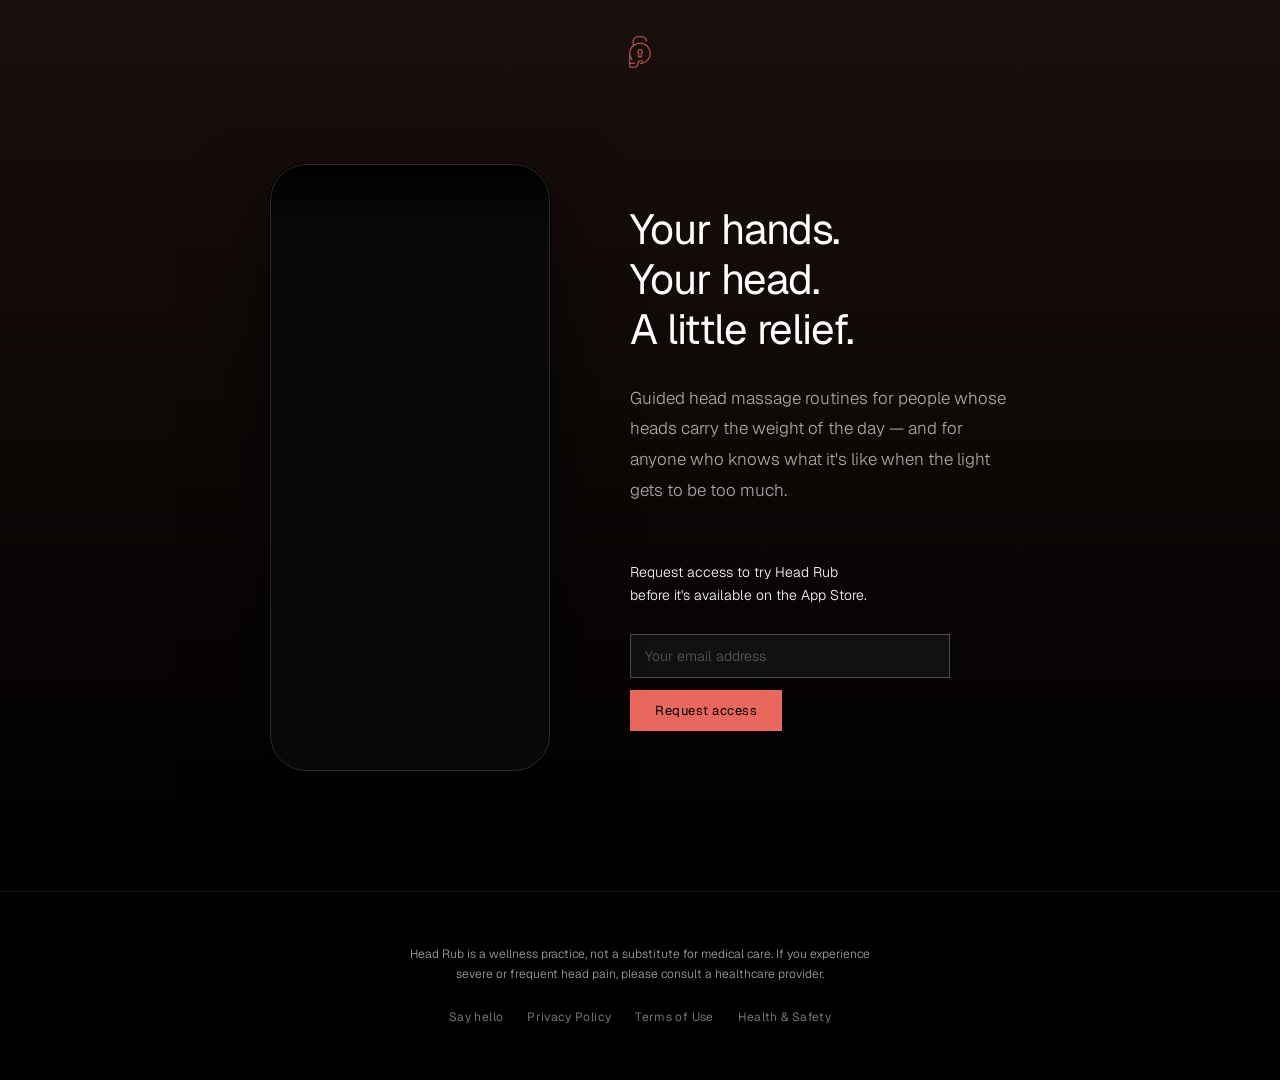
<file: index.html>
<!DOCTYPE html>
<html lang="en">
<head>
  <meta charset="UTF-8">
  <meta name="viewport" content="width=device-width, initial-scale=1.0">
  <meta name="description" content="Guided head massage routines for people whose heads carry the weight of the day.">
  <meta name="theme-color" content="#000000">
  <title>Head Rub — Guided head massage routines</title>

  <!-- Open Graph -->
  <meta property="og:type" content="website">
  <meta property="og:url" content="https://headrub.app/">
  <meta property="og:title" content="Head Rub — Guided head massage routines">
  <meta property="og:description" content="Guided head massage routines for people whose heads carry the weight of the day — and for anyone who knows what it's like when the light gets to be too much.">
  <meta property="og:image" content="https://headrub.app/assets/head%20rub%20opengraph%20share.png">
  <meta property="og:image:alt" content="Head Rub app — guided head massage routines">
  <meta property="og:site_name" content="Head Rub">

  <!-- Twitter Card -->
  <meta name="twitter:card" content="summary_large_image">
  <meta name="twitter:title" content="Head Rub — Guided head massage routines">
  <meta name="twitter:description" content="Guided head massage routines for people whose heads carry the weight of the day — and for anyone who knows what it's like when the light gets to be too much.">
  <meta name="twitter:image" content="https://headrub.app/assets/head%20rub%20opengraph%20share.png">
  <meta name="twitter:image:alt" content="Head Rub app — guided head massage routines">
  <link rel="apple-touch-icon" href="assets/head%20rub%20webclip%20icon.png">
  <link rel="stylesheet" href="style.css">
  <link rel="icon" href="assets/favicon.svg" type="image/svg+xml">
</head>
<body>

  <header class="site-header">
    <a href="/" class="logo-link" aria-label="Head Rub">
      <img src="assets/logo.svg" alt="Head Rub" class="logo">
    </a>
  </header>

  <main>
    <section class="hero">

      <!-- Phone device frame -->
      <div class="phone-frame">
        <video
          src="assets/screen-recording-V1-03-26-2026.mp4"
          autoplay
          loop
          muted
          playsinline
          preload="auto"
          aria-label="Head Rub app demo"
        ></video>
      </div>

      <!-- Hero text -->
      <div class="hero-text">
        <h1 class="hero-headline">Your hands.<br>Your head.<br>A little relief.</h1>
        <p class="hero-subhead">
          Guided head massage routines for people whose heads carry the weight of the day — and for anyone who knows what it's like when the light gets to be too much.
        </p>
        <a class="appstore-link appstore-link--disabled" aria-hidden="true" tabindex="-1" style="display:none">
          <img src="assets/appstore-badge.svg" alt="Download on the App Store" class="appstore-badge">
        </a>

        <!-- Early access -->
        <div class="early-access">
          <p class="early-access-subhead">Request access to try Head Rub<br>before it's available on the App Store.</p>

          <form class="waitlist-form" id="waitlist-form" novalidate>
            <input
              type="email"
              id="waitlist-email"
              class="waitlist-input"
              placeholder="Your email address"
              autocomplete="email"
              required
            >
            <p class="waitlist-error" id="waitlist-error" hidden></p>
            <button type="submit" class="waitlist-button" id="waitlist-button">Request access</button>
          </form>

          <p class="waitlist-success" id="waitlist-success" hidden>Request received. We'll be in touch.</p>
        </div>
      </div>

    </section>


  </main>

  <footer class="site-footer">
    <p class="footer-disclaimer">Head Rub is a wellness practice, not a substitute for medical care. If you experience severe or frequent head pain, please consult a healthcare provider.</p>
    <nav class="footer-links" aria-label="Footer">
      <a href="mailto:hello@headrub.app">Say hello</a>
      <a href="/privacy">Privacy Policy</a>
      <a href="/terms">Terms of Use</a>
      <a href="/health">Health &amp; Safety</a>
    </nav>
  </footer>


  <script>
    (function () {
      // <!-- SUPABASE_URL: https://patqmwdcosxgrbskvdpu.supabase.co -->
      // <!-- SUPABASE_ANON_KEY: sb_publishable_9kXZ8K9CwJonkvNTWBsdfg_lIaEBnUW -->
      var SUPABASE_URL = 'https://patqmwdcosxgrbskvdpu.supabase.co';
      var SUPABASE_KEY = 'sb_publishable_9kXZ8K9CwJonkvNTWBsdfg_lIaEBnUW';

      var form    = document.getElementById('waitlist-form');
      var input   = document.getElementById('waitlist-email');
      var button  = document.getElementById('waitlist-button');
      var errorEl = document.getElementById('waitlist-error');
      var success = document.getElementById('waitlist-success');

      function showError(msg) {
        errorEl.textContent = msg;
        errorEl.hidden = false;
        button.disabled = false;
        button.textContent = 'Request access';
      }

      function clearError() {
        errorEl.hidden = true;
        errorEl.textContent = '';
      }

      form.addEventListener('submit', function (e) {
        e.preventDefault();
        clearError();

        var email = input.value.trim();
        var emailPattern = /^[^\s@]+@[^\s@]+\.[^\s@]+$/;
        if (!emailPattern.test(email)) {
          showError('Please enter a valid email address.');
          return;
        }

        button.disabled = true;
        button.textContent = 'Sending\u2026';

        fetch(SUPABASE_URL + '/rest/v1/waitlist', {
          method: 'POST',
          headers: {
            'Content-Type': 'application/json',
            'apikey': SUPABASE_KEY,
            'Prefer': 'return=minimal'
          },
          body: JSON.stringify({ email: email })
        })
        .then(function (res) {
          if (res.ok) {
            form.hidden = true;
            success.hidden = false;
            return;
          }
          return res.json().then(function (data) {
            if (data && data.code === '23505') {
              showError('You\u2019ve already requested access.');
            } else {
              showError('Something went wrong. Try again.');
            }
          });
        })
        .catch(function () {
          showError('Something went wrong. Try again.');
        });
      });
    })();
  </script>

</body>
</html>
</file>
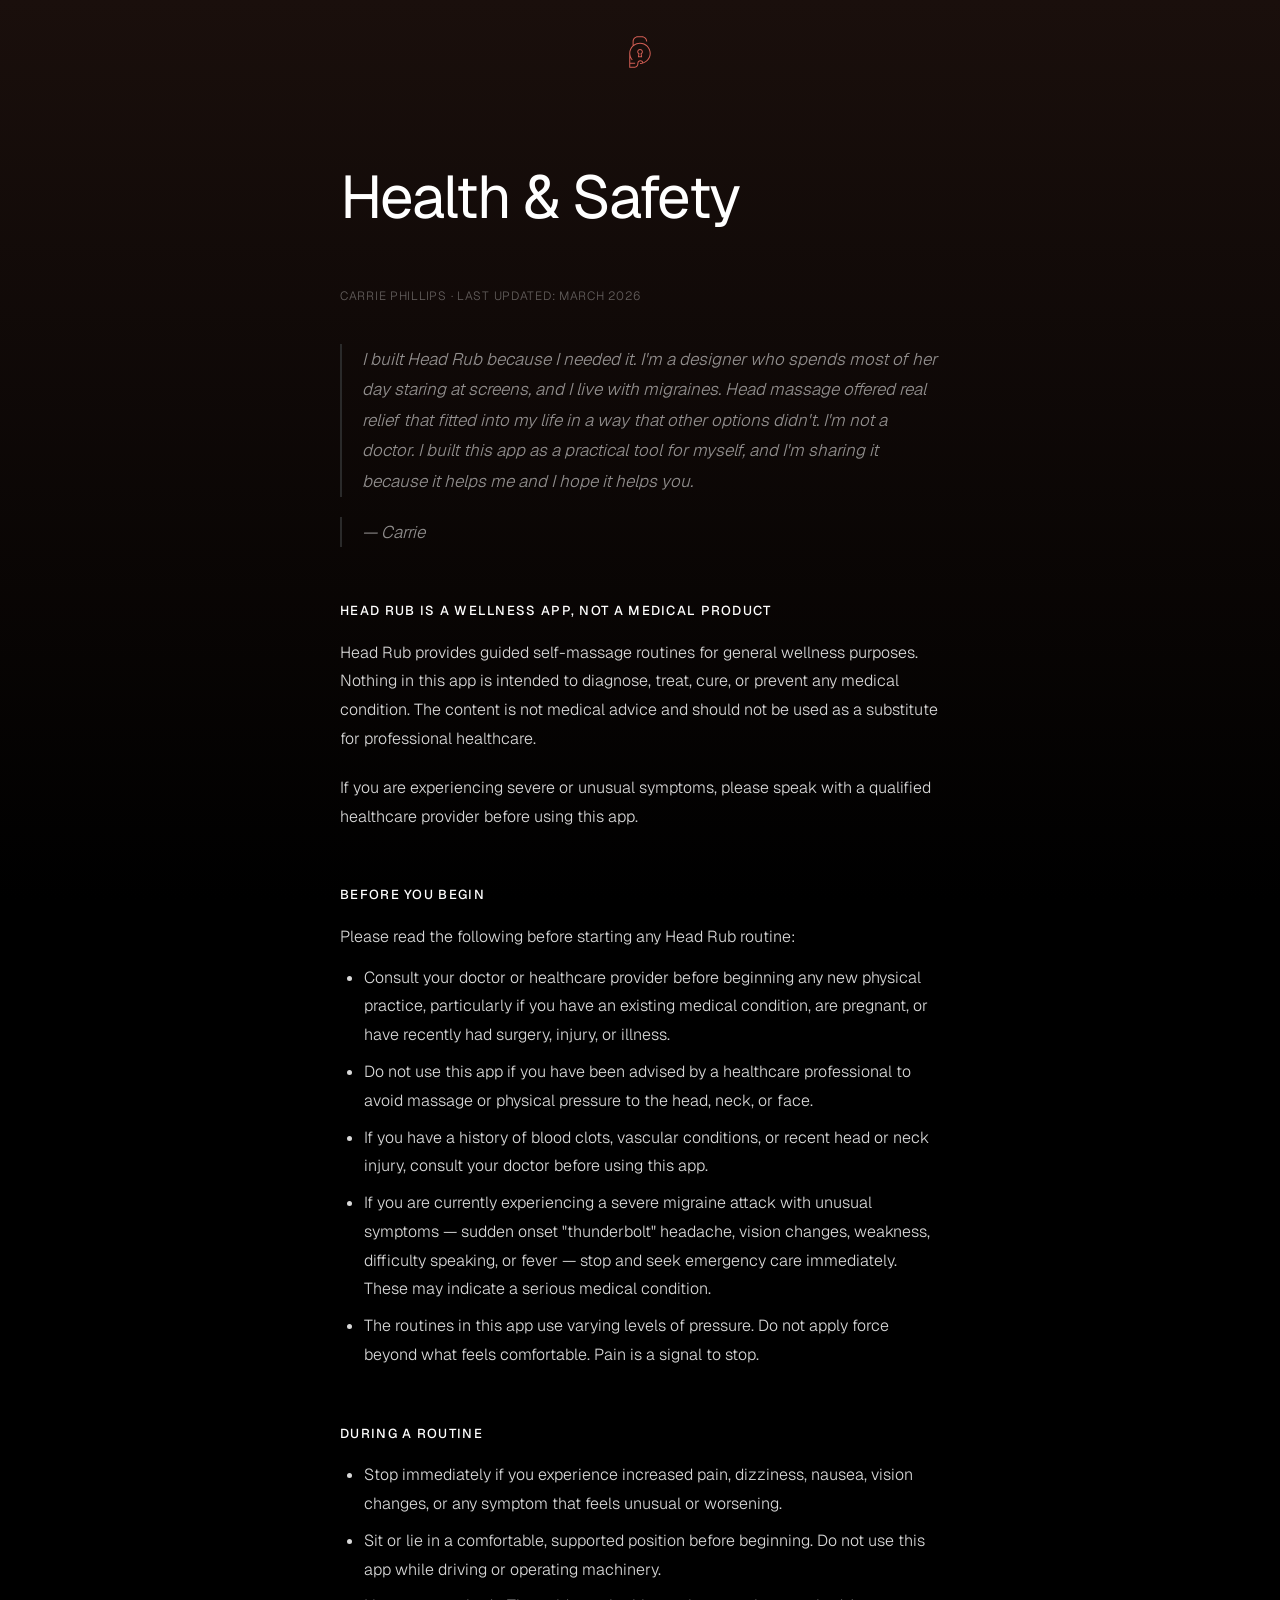
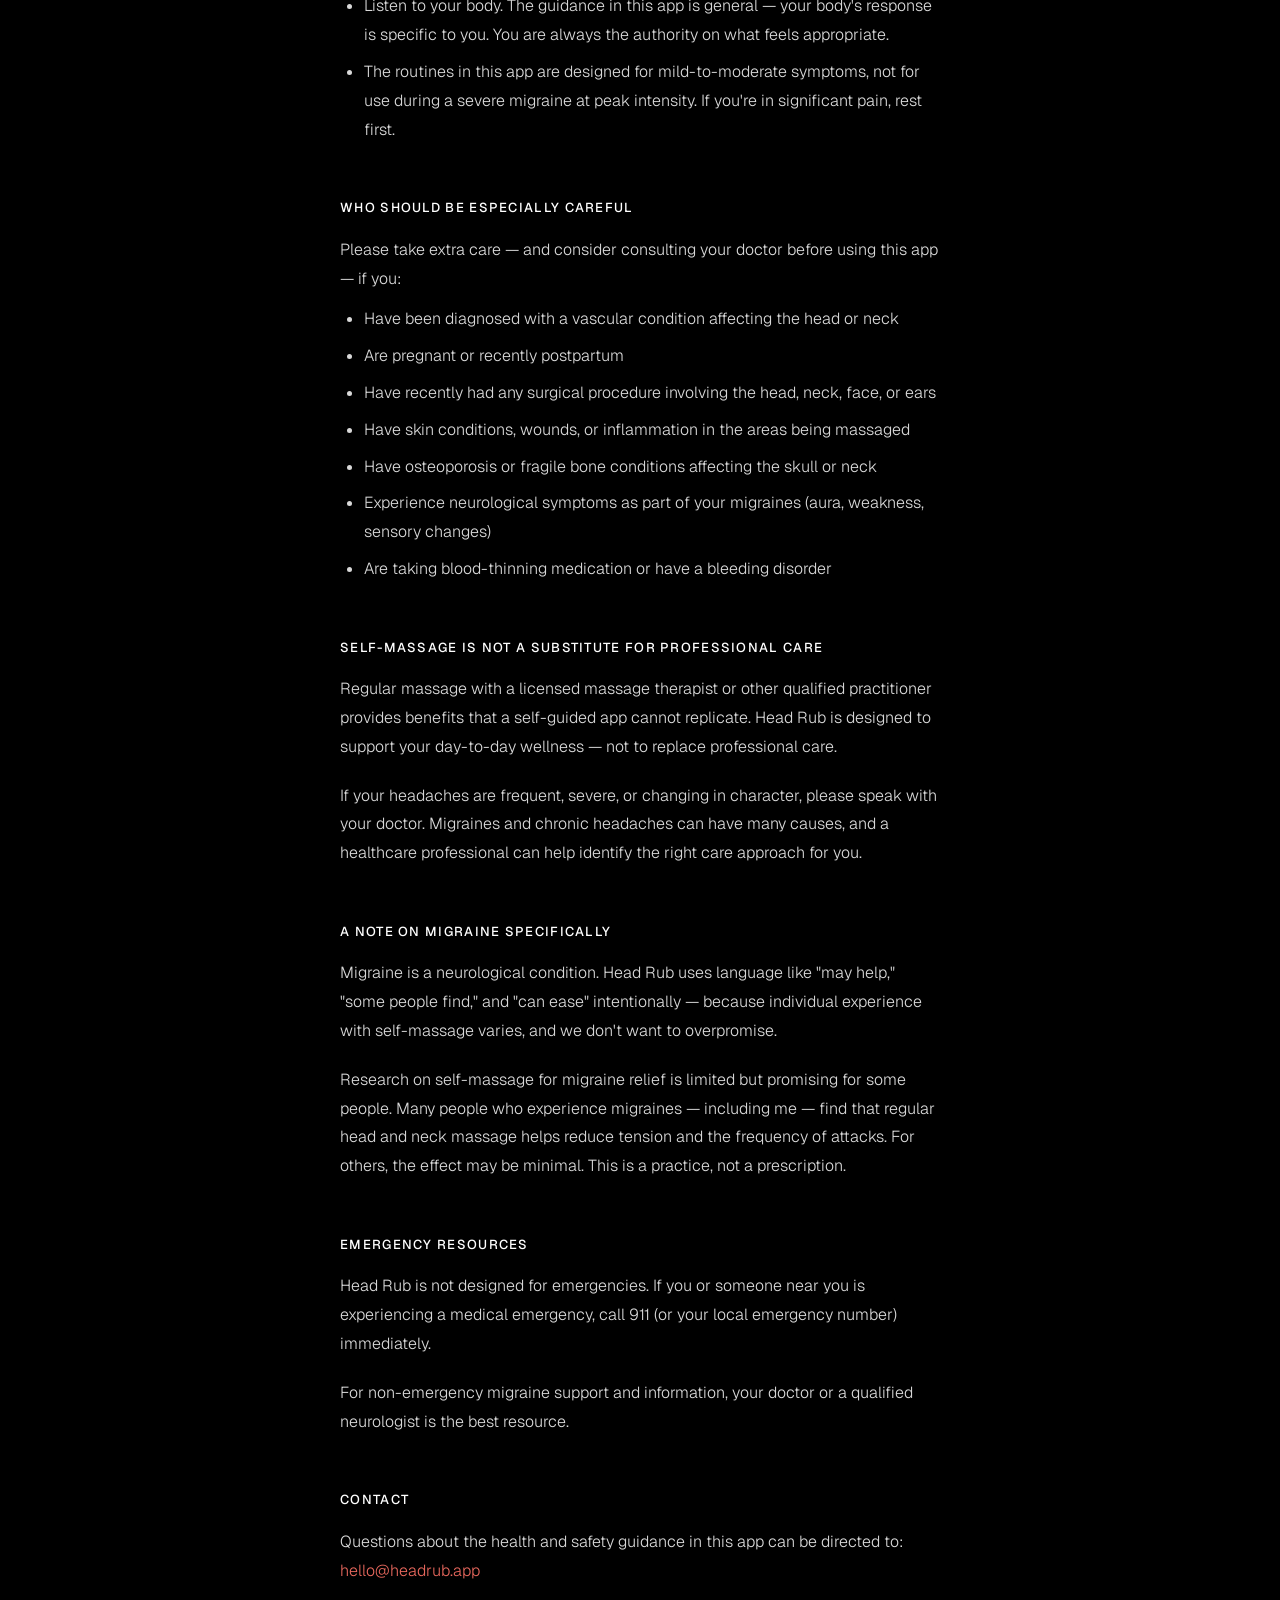
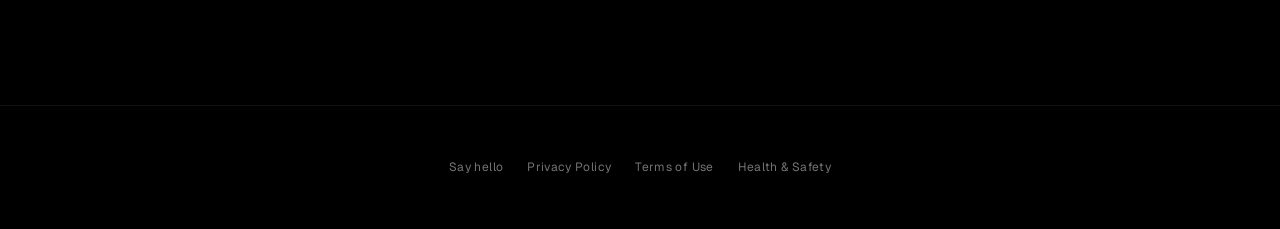
<file: health.html>
<!DOCTYPE html>
<html lang="en">
<head>
  <meta charset="UTF-8">
  <meta name="viewport" content="width=device-width, initial-scale=1.0">
  <meta name="description" content="Head Rub health and safety information.">
  <meta name="theme-color" content="#000000">
  <title>Health &amp; Safety — Head Rub</title>
  <link rel="stylesheet" href="style.css">
  <link rel="icon" href="assets/favicon.svg" type="image/svg+xml">
</head>
<body>

  <header class="site-header">
    <a href="/" class="logo-link" aria-label="Head Rub — home">
      <img src="assets/logo.svg" alt="Head Rub" class="logo">
    </a>
  </header>

  <main>
    <div class="legal-title">
      <h1>Health &amp; Safety</h1>
    </div>

    <div class="legal-content">

      <p class="legal-meta">Carrie Phillips · Last Updated: March 2026</p>

      <p class="legal-intro"><em>I built Head Rub because I needed it. I'm a designer who spends most of her day staring at screens, and I live with migraines. Head massage offered real relief that fitted into my life in a way that other options didn't. I'm not a doctor. I built this app as a practical tool for myself, and I'm sharing it because it helps me and I hope it helps you.</em></p>
      <p class="legal-intro legal-intro--attr"><em>— Carrie</em></p>

      <h2>Head Rub Is a Wellness App, Not a Medical Product</h2>
      <p>Head Rub provides guided self-massage routines for general wellness purposes. Nothing in this app is intended to diagnose, treat, cure, or prevent any medical condition. The content is not medical advice and should not be used as a substitute for professional healthcare.</p>
      <p>If you are experiencing severe or unusual symptoms, please speak with a qualified healthcare provider before using this app.</p>

      <h2>Before You Begin</h2>
      <p>Please read the following before starting any Head Rub routine:</p>
      <ul>
        <li>Consult your doctor or healthcare provider before beginning any new physical practice, particularly if you have an existing medical condition, are pregnant, or have recently had surgery, injury, or illness.</li>
        <li>Do not use this app if you have been advised by a healthcare professional to avoid massage or physical pressure to the head, neck, or face.</li>
        <li>If you have a history of blood clots, vascular conditions, or recent head or neck injury, consult your doctor before using this app.</li>
        <li>If you are currently experiencing a severe migraine attack with unusual symptoms — sudden onset "thunderbolt" headache, vision changes, weakness, difficulty speaking, or fever — stop and seek emergency care immediately. These may indicate a serious medical condition.</li>
        <li>The routines in this app use varying levels of pressure. Do not apply force beyond what feels comfortable. Pain is a signal to stop.</li>
      </ul>

      <h2>During a Routine</h2>
      <ul>
        <li>Stop immediately if you experience increased pain, dizziness, nausea, vision changes, or any symptom that feels unusual or worsening.</li>
        <li>Sit or lie in a comfortable, supported position before beginning. Do not use this app while driving or operating machinery.</li>
        <li>Listen to your body. The guidance in this app is general — your body's response is specific to you. You are always the authority on what feels appropriate.</li>
        <li>The routines in this app are designed for mild-to-moderate symptoms, not for use during a severe migraine at peak intensity. If you're in significant pain, rest first.</li>
      </ul>

      <h2>Who Should Be Especially Careful</h2>
      <p>Please take extra care — and consider consulting your doctor before using this app — if you:</p>
      <ul>
        <li>Have been diagnosed with a vascular condition affecting the head or neck</li>
        <li>Are pregnant or recently postpartum</li>
        <li>Have recently had any surgical procedure involving the head, neck, face, or ears</li>
        <li>Have skin conditions, wounds, or inflammation in the areas being massaged</li>
        <li>Have osteoporosis or fragile bone conditions affecting the skull or neck</li>
        <li>Experience neurological symptoms as part of your migraines (aura, weakness, sensory changes)</li>
        <li>Are taking blood-thinning medication or have a bleeding disorder</li>
      </ul>

      <h2>Self-Massage Is Not a Substitute for Professional Care</h2>
      <p>Regular massage with a licensed massage therapist or other qualified practitioner provides benefits that a self-guided app cannot replicate. Head Rub is designed to support your day-to-day wellness — not to replace professional care.</p>
      <p>If your headaches are frequent, severe, or changing in character, please speak with your doctor. Migraines and chronic headaches can have many causes, and a healthcare professional can help identify the right care approach for you.</p>

      <h2>A Note on Migraine Specifically</h2>
      <p>Migraine is a neurological condition. Head Rub uses language like "may help," "some people find," and "can ease" intentionally — because individual experience with self-massage varies, and we don't want to overpromise.</p>
      <p>Research on self-massage for migraine relief is limited but promising for some people. Many people who experience migraines — including me — find that regular head and neck massage helps reduce tension and the frequency of attacks. For others, the effect may be minimal. This is a practice, not a prescription.</p>

      <h2>Emergency Resources</h2>
      <p>Head Rub is not designed for emergencies. If you or someone near you is experiencing a medical emergency, call 911 (or your local emergency number) immediately.</p>
      <p>For non-emergency migraine support and information, your doctor or a qualified neurologist is the best resource.</p>

      <h2>Contact</h2>
      <p>Questions about the health and safety guidance in this app can be directed to: <a href="mailto:hello@headrub.app">hello@headrub.app</a></p>

    </div>
  </main>

  <footer class="site-footer">
    <nav class="footer-links" aria-label="Footer">
      <a href="mailto:hey@carrieflips.com">Say hello</a>
      <a href="/privacy">Privacy Policy</a>
      <a href="/terms">Terms of Use</a>
      <a href="/health">Health &amp; Safety</a>
    </nav>
  </footer>

</body>
</html>
</file>
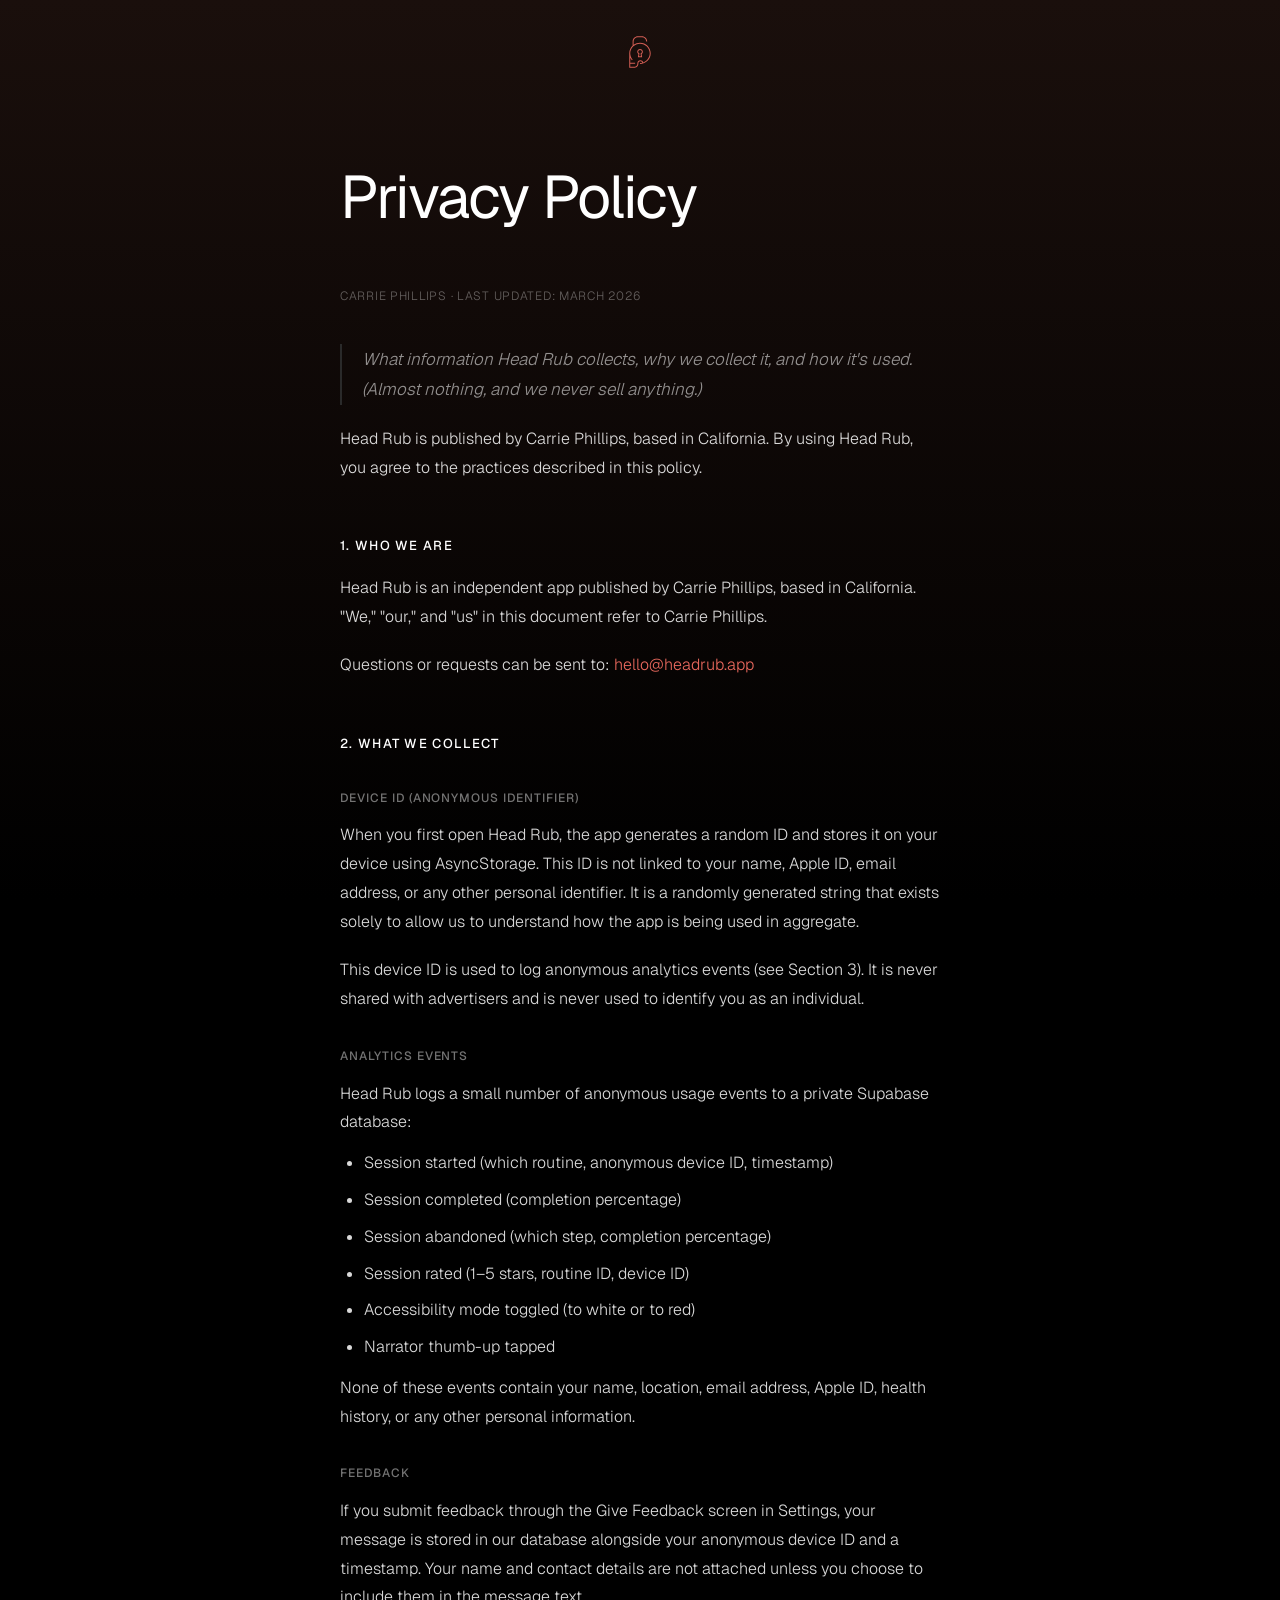
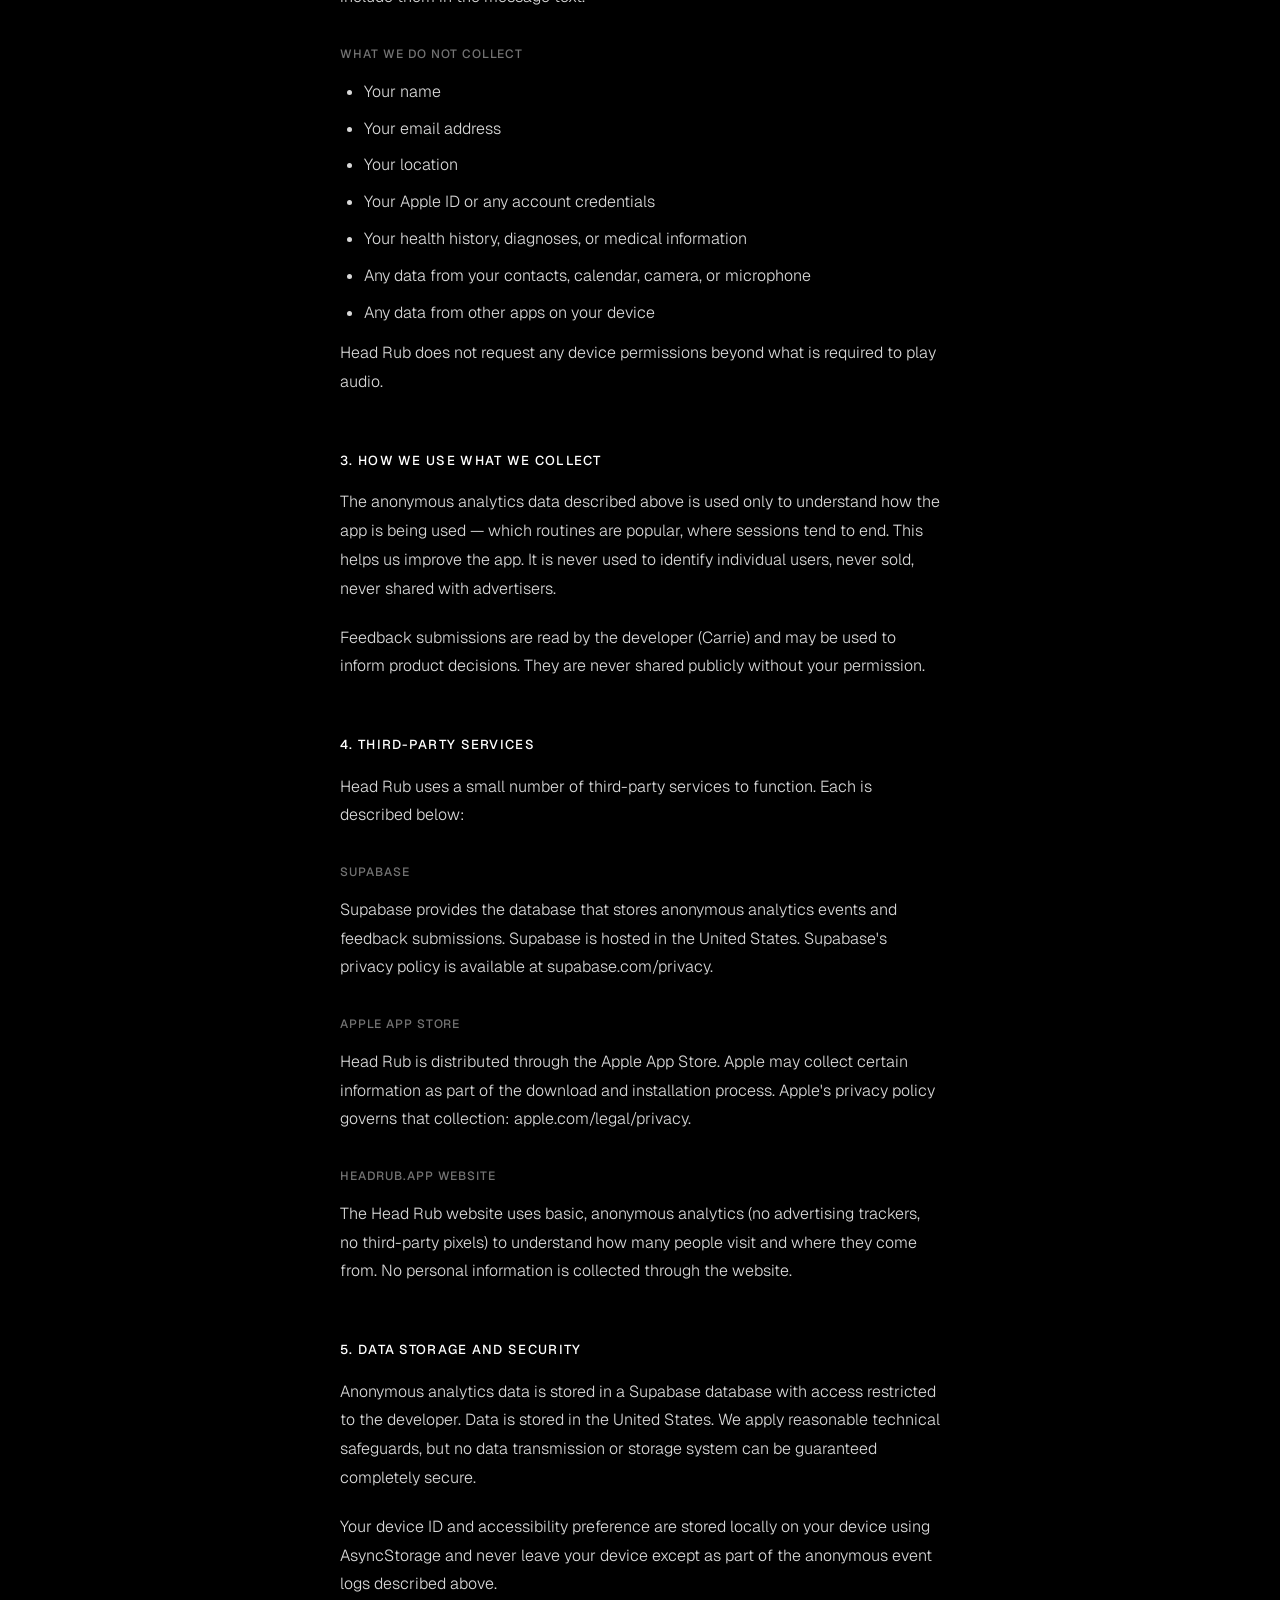
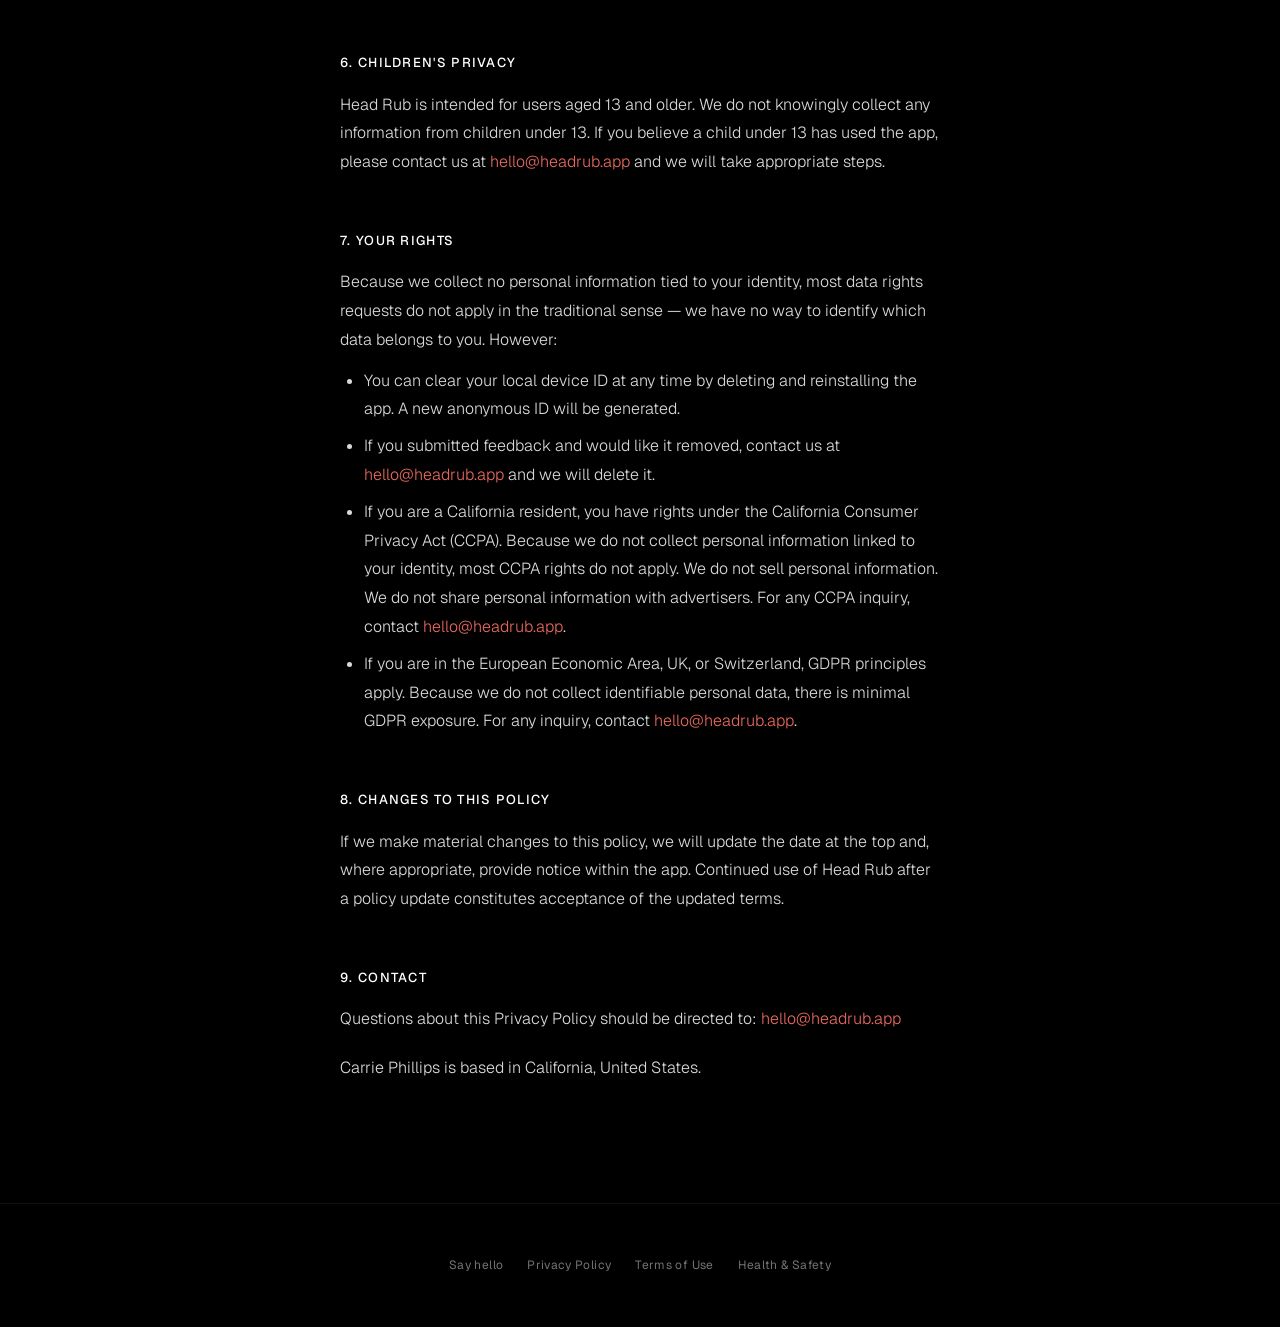
<file: privacy.html>
<!DOCTYPE html>
<html lang="en">
<head>
  <meta charset="UTF-8">
  <meta name="viewport" content="width=device-width, initial-scale=1.0">
  <meta name="description" content="Head Rub privacy policy.">
  <meta name="theme-color" content="#000000">
  <title>Privacy Policy — Head Rub</title>
  <link rel="stylesheet" href="style.css">
  <link rel="icon" href="assets/favicon.svg" type="image/svg+xml">
</head>
<body>

  <header class="site-header">
    <a href="/" class="logo-link" aria-label="Head Rub — home">
      <img src="assets/logo.svg" alt="Head Rub" class="logo">
    </a>
  </header>

  <main>
    <div class="legal-title">
      <h1>Privacy Policy</h1>
    </div>

    <div class="legal-content">

      <p class="legal-meta">Carrie Phillips · Last Updated: March 2026</p>

      <p class="legal-intro">What information Head Rub collects, why we collect it, and how it's used. (Almost nothing, and we never sell anything.)</p>

      <p>Head Rub is published by Carrie Phillips, based in California. By using Head Rub, you agree to the practices described in this policy.</p>

      <h2>1. Who We Are</h2>
      <p>Head Rub is an independent app published by Carrie Phillips, based in California. "We," "our," and "us" in this document refer to Carrie Phillips.</p>
      <p>Questions or requests can be sent to: <a href="mailto:hello@headrub.app">hello@headrub.app</a></p>

      <h2>2. What We Collect</h2>

      <h3>Device ID (anonymous identifier)</h3>
      <p>When you first open Head Rub, the app generates a random ID and stores it on your device using AsyncStorage. This ID is not linked to your name, Apple ID, email address, or any other personal identifier. It is a randomly generated string that exists solely to allow us to understand how the app is being used in aggregate.</p>
      <p>This device ID is used to log anonymous analytics events (see Section 3). It is never shared with advertisers and is never used to identify you as an individual.</p>

      <h3>Analytics Events</h3>
      <p>Head Rub logs a small number of anonymous usage events to a private Supabase database:</p>
      <ul>
        <li>Session started (which routine, anonymous device ID, timestamp)</li>
        <li>Session completed (completion percentage)</li>
        <li>Session abandoned (which step, completion percentage)</li>
        <li>Session rated (1–5 stars, routine ID, device ID)</li>
        <li>Accessibility mode toggled (to white or to red)</li>
        <li>Narrator thumb-up tapped</li>
      </ul>
      <p>None of these events contain your name, location, email address, Apple ID, health history, or any other personal information.</p>

      <h3>Feedback</h3>
      <p>If you submit feedback through the Give Feedback screen in Settings, your message is stored in our database alongside your anonymous device ID and a timestamp. Your name and contact details are not attached unless you choose to include them in the message text.</p>

      <h3>What We Do Not Collect</h3>
      <ul>
        <li>Your name</li>
        <li>Your email address</li>
        <li>Your location</li>
        <li>Your Apple ID or any account credentials</li>
        <li>Your health history, diagnoses, or medical information</li>
        <li>Any data from your contacts, calendar, camera, or microphone</li>
        <li>Any data from other apps on your device</li>
      </ul>
      <p>Head Rub does not request any device permissions beyond what is required to play audio.</p>

      <h2>3. How We Use What We Collect</h2>
      <p>The anonymous analytics data described above is used only to understand how the app is being used — which routines are popular, where sessions tend to end. This helps us improve the app. It is never used to identify individual users, never sold, never shared with advertisers.</p>
      <p>Feedback submissions are read by the developer (Carrie) and may be used to inform product decisions. They are never shared publicly without your permission.</p>

      <h2>4. Third-Party Services</h2>
      <p>Head Rub uses a small number of third-party services to function. Each is described below:</p>

      <h3>Supabase</h3>
      <p>Supabase provides the database that stores anonymous analytics events and feedback submissions. Supabase is hosted in the United States. Supabase's privacy policy is available at supabase.com/privacy.</p>

      <h3>Apple App Store</h3>
      <p>Head Rub is distributed through the Apple App Store. Apple may collect certain information as part of the download and installation process. Apple's privacy policy governs that collection: apple.com/legal/privacy.</p>

      <h3>headrub.app Website</h3>
      <p>The Head Rub website uses basic, anonymous analytics (no advertising trackers, no third-party pixels) to understand how many people visit and where they come from. No personal information is collected through the website.</p>

      <h2>5. Data Storage and Security</h2>
      <p>Anonymous analytics data is stored in a Supabase database with access restricted to the developer. Data is stored in the United States. We apply reasonable technical safeguards, but no data transmission or storage system can be guaranteed completely secure.</p>
      <p>Your device ID and accessibility preference are stored locally on your device using AsyncStorage and never leave your device except as part of the anonymous event logs described above.</p>

      <h2>6. Children's Privacy</h2>
      <p>Head Rub is intended for users aged 13 and older. We do not knowingly collect any information from children under 13. If you believe a child under 13 has used the app, please contact us at <a href="mailto:hello@headrub.app">hello@headrub.app</a> and we will take appropriate steps.</p>

      <h2>7. Your Rights</h2>
      <p>Because we collect no personal information tied to your identity, most data rights requests do not apply in the traditional sense — we have no way to identify which data belongs to you. However:</p>
      <ul>
        <li>You can clear your local device ID at any time by deleting and reinstalling the app. A new anonymous ID will be generated.</li>
        <li>If you submitted feedback and would like it removed, contact us at <a href="mailto:hello@headrub.app">hello@headrub.app</a> and we will delete it.</li>
        <li>If you are a California resident, you have rights under the California Consumer Privacy Act (CCPA). Because we do not collect personal information linked to your identity, most CCPA rights do not apply. We do not sell personal information. We do not share personal information with advertisers. For any CCPA inquiry, contact <a href="mailto:hello@headrub.app">hello@headrub.app</a>.</li>
        <li>If you are in the European Economic Area, UK, or Switzerland, GDPR principles apply. Because we do not collect identifiable personal data, there is minimal GDPR exposure. For any inquiry, contact <a href="mailto:hello@headrub.app">hello@headrub.app</a>.</li>
      </ul>

      <h2>8. Changes to This Policy</h2>
      <p>If we make material changes to this policy, we will update the date at the top and, where appropriate, provide notice within the app. Continued use of Head Rub after a policy update constitutes acceptance of the updated terms.</p>

      <h2>9. Contact</h2>
      <p>Questions about this Privacy Policy should be directed to: <a href="mailto:hello@headrub.app">hello@headrub.app</a></p>
      <p>Carrie Phillips is based in California, United States.</p>

    </div>
  </main>

  <footer class="site-footer">
    <nav class="footer-links" aria-label="Footer">
      <a href="mailto:hey@carrieflips.com">Say hello</a>
      <a href="/privacy">Privacy Policy</a>
      <a href="/terms">Terms of Use</a>
      <a href="/health">Health &amp; Safety</a>
    </nav>
  </footer>

</body>
</html>
</file>
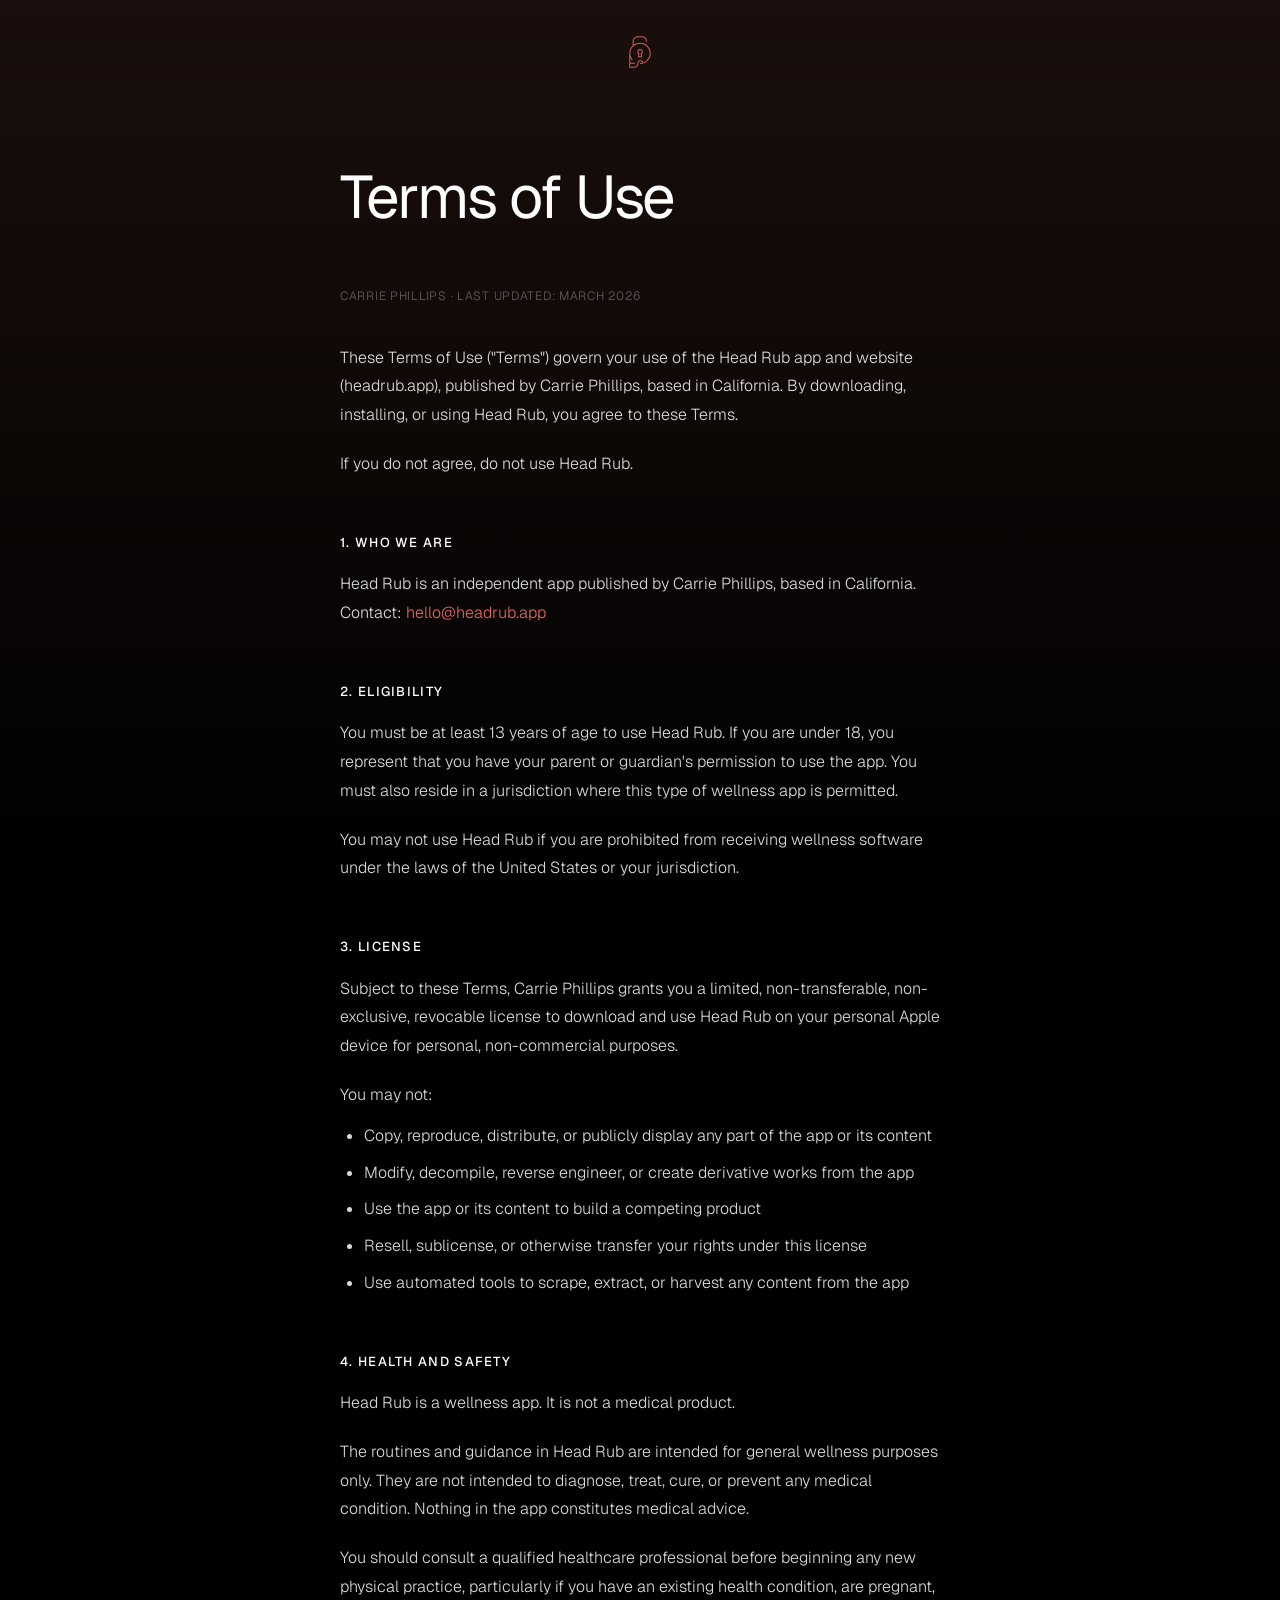
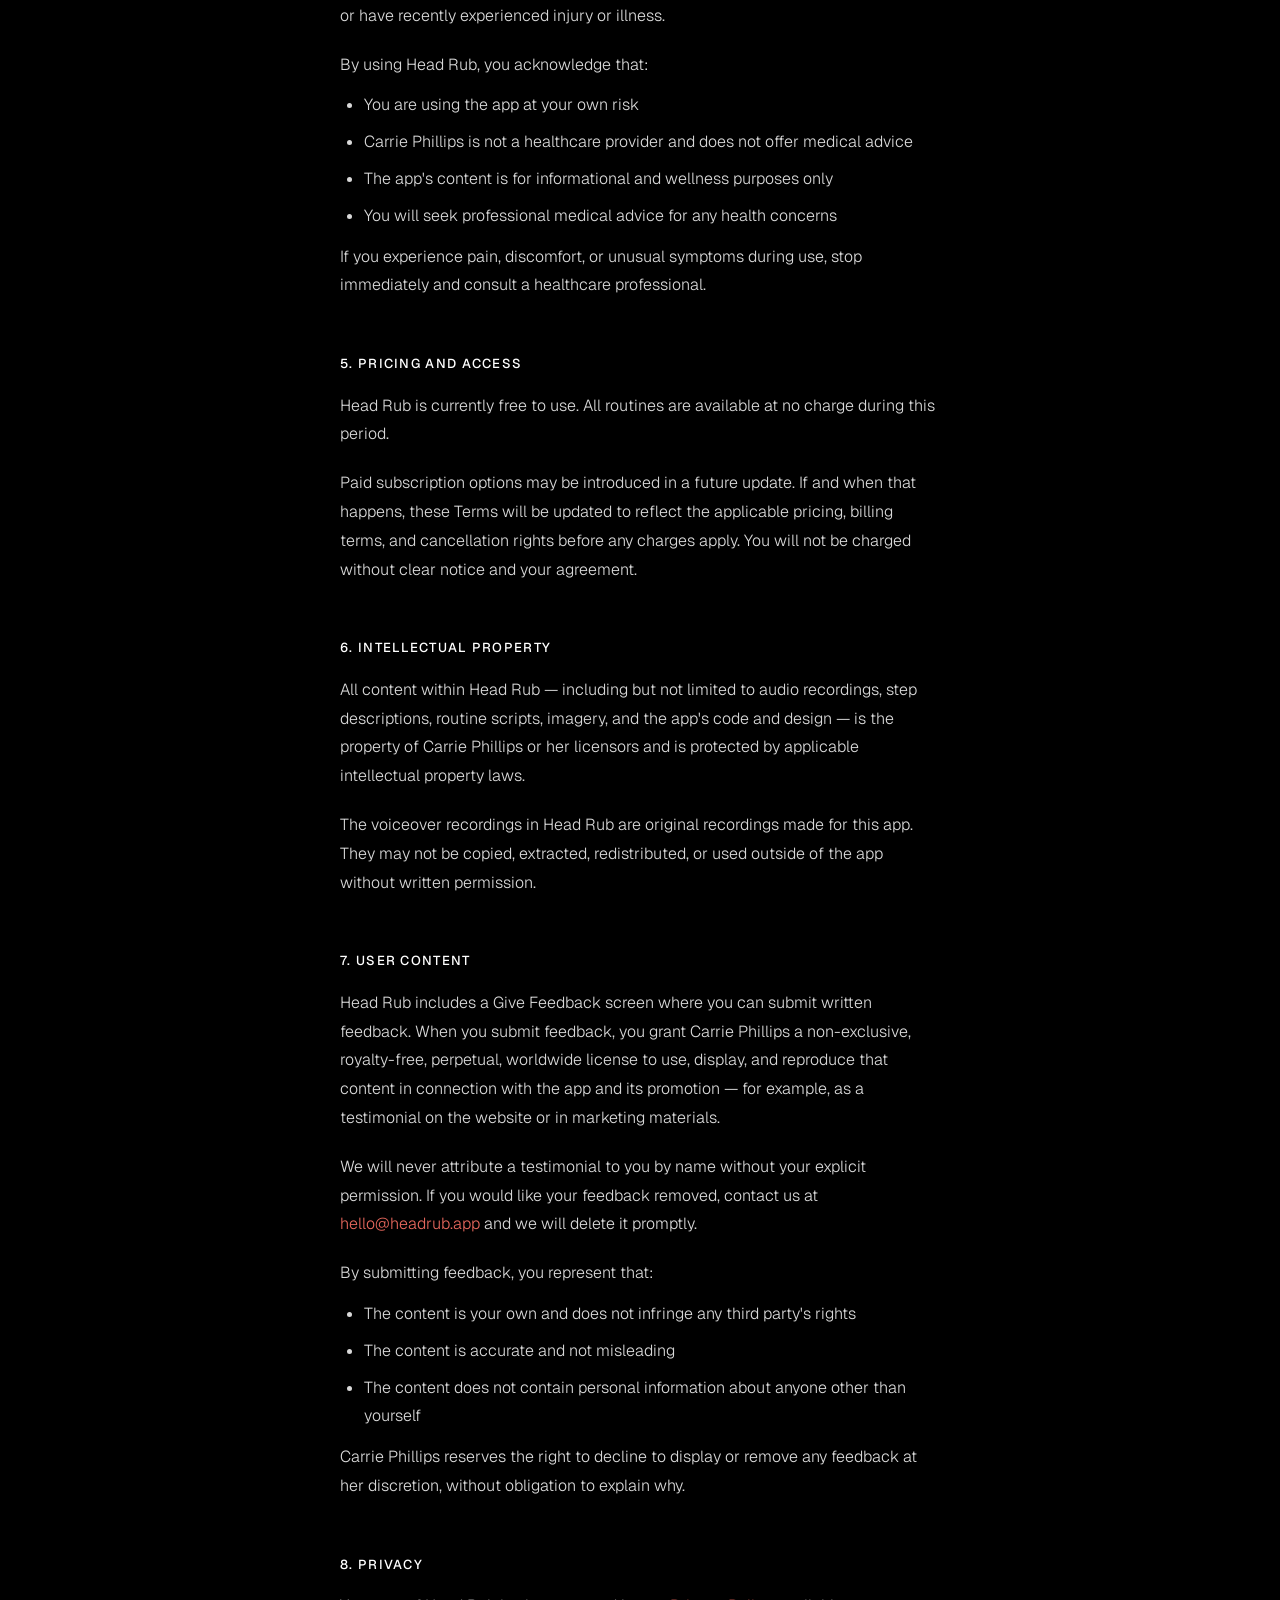
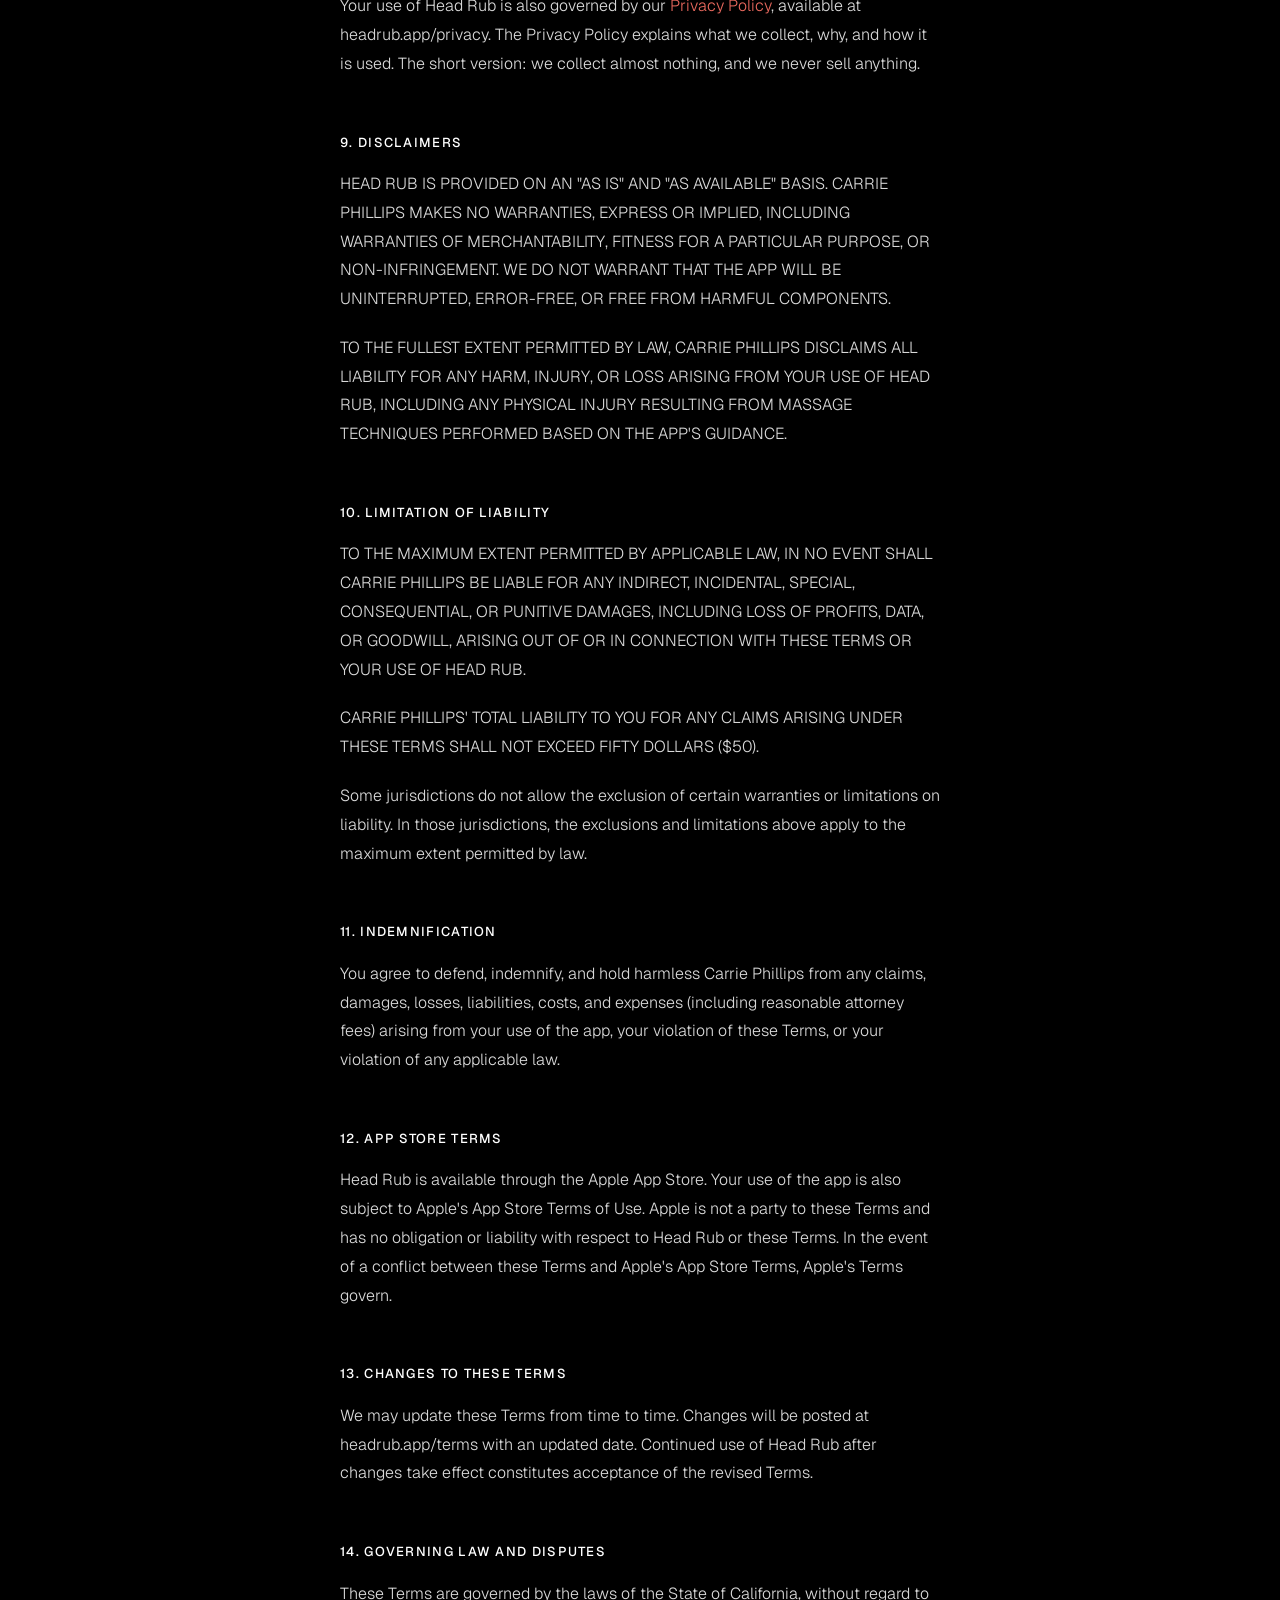
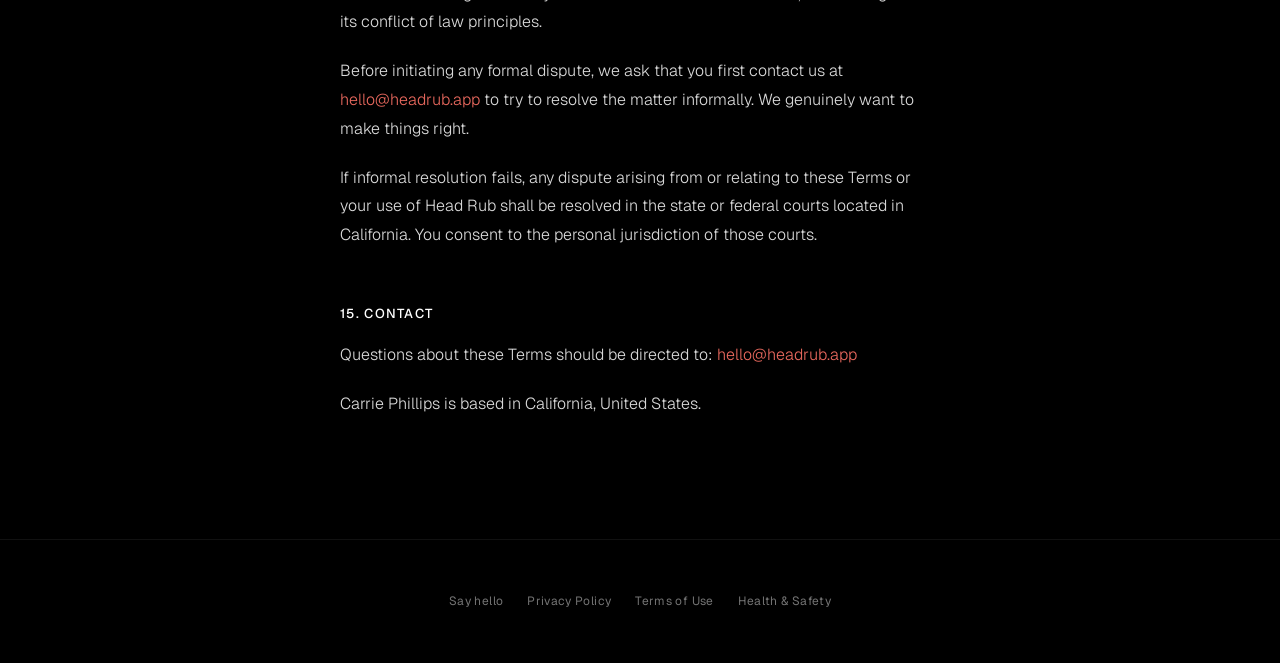
<file: terms.html>
<!DOCTYPE html>
<html lang="en">
<head>
  <meta charset="UTF-8">
  <meta name="viewport" content="width=device-width, initial-scale=1.0">
  <meta name="description" content="Head Rub terms of use.">
  <meta name="theme-color" content="#000000">
  <title>Terms of Use — Head Rub</title>
  <link rel="stylesheet" href="style.css">
  <link rel="icon" href="assets/favicon.svg" type="image/svg+xml">
</head>
<body>

  <header class="site-header">
    <a href="/" class="logo-link" aria-label="Head Rub — home">
      <img src="assets/logo.svg" alt="Head Rub" class="logo">
    </a>
  </header>

  <main>
    <div class="legal-title">
      <h1>Terms of Use</h1>
    </div>

    <div class="legal-content">

      <p class="legal-meta">Carrie Phillips · Last Updated: March 2026</p>

      <p>These Terms of Use ("Terms") govern your use of the Head Rub app and website (headrub.app), published by Carrie Phillips, based in California. By downloading, installing, or using Head Rub, you agree to these Terms.</p>
      <p>If you do not agree, do not use Head Rub.</p>

      <h2>1. Who We Are</h2>
      <p>Head Rub is an independent app published by Carrie Phillips, based in California. Contact: <a href="mailto:hello@headrub.app">hello@headrub.app</a></p>

      <h2>2. Eligibility</h2>
      <p>You must be at least 13 years of age to use Head Rub. If you are under 18, you represent that you have your parent or guardian's permission to use the app. You must also reside in a jurisdiction where this type of wellness app is permitted.</p>
      <p>You may not use Head Rub if you are prohibited from receiving wellness software under the laws of the United States or your jurisdiction.</p>

      <h2>3. License</h2>
      <p>Subject to these Terms, Carrie Phillips grants you a limited, non-transferable, non-exclusive, revocable license to download and use Head Rub on your personal Apple device for personal, non-commercial purposes.</p>
      <p>You may not:</p>
      <ul>
        <li>Copy, reproduce, distribute, or publicly display any part of the app or its content</li>
        <li>Modify, decompile, reverse engineer, or create derivative works from the app</li>
        <li>Use the app or its content to build a competing product</li>
        <li>Resell, sublicense, or otherwise transfer your rights under this license</li>
        <li>Use automated tools to scrape, extract, or harvest any content from the app</li>
      </ul>

      <h2>4. Health and Safety</h2>
      <p>Head Rub is a wellness app. It is not a medical product.</p>
      <p>The routines and guidance in Head Rub are intended for general wellness purposes only. They are not intended to diagnose, treat, cure, or prevent any medical condition. Nothing in the app constitutes medical advice.</p>
      <p>You should consult a qualified healthcare professional before beginning any new physical practice, particularly if you have an existing health condition, are pregnant, or have recently experienced injury or illness.</p>
      <p>By using Head Rub, you acknowledge that:</p>
      <ul>
        <li>You are using the app at your own risk</li>
        <li>Carrie Phillips is not a healthcare provider and does not offer medical advice</li>
        <li>The app's content is for informational and wellness purposes only</li>
        <li>You will seek professional medical advice for any health concerns</li>
      </ul>
      <p>If you experience pain, discomfort, or unusual symptoms during use, stop immediately and consult a healthcare professional.</p>

      <h2>5. Pricing and Access</h2>
      <p>Head Rub is currently free to use. All routines are available at no charge during this period.</p>
      <p>Paid subscription options may be introduced in a future update. If and when that happens, these Terms will be updated to reflect the applicable pricing, billing terms, and cancellation rights before any charges apply. You will not be charged without clear notice and your agreement.</p>

      <h2>6. Intellectual Property</h2>
      <p>All content within Head Rub — including but not limited to audio recordings, step descriptions, routine scripts, imagery, and the app's code and design — is the property of Carrie Phillips or her licensors and is protected by applicable intellectual property laws.</p>
      <p>The voiceover recordings in Head Rub are original recordings made for this app. They may not be copied, extracted, redistributed, or used outside of the app without written permission.</p>

      <h2>7. User Content</h2>
      <p>Head Rub includes a Give Feedback screen where you can submit written feedback. When you submit feedback, you grant Carrie Phillips a non-exclusive, royalty-free, perpetual, worldwide license to use, display, and reproduce that content in connection with the app and its promotion — for example, as a testimonial on the website or in marketing materials.</p>
      <p>We will never attribute a testimonial to you by name without your explicit permission. If you would like your feedback removed, contact us at <a href="mailto:hello@headrub.app">hello@headrub.app</a> and we will delete it promptly.</p>
      <p>By submitting feedback, you represent that:</p>
      <ul>
        <li>The content is your own and does not infringe any third party's rights</li>
        <li>The content is accurate and not misleading</li>
        <li>The content does not contain personal information about anyone other than yourself</li>
      </ul>
      <p>Carrie Phillips reserves the right to decline to display or remove any feedback at her discretion, without obligation to explain why.</p>

      <h2>8. Privacy</h2>
      <p>Your use of Head Rub is also governed by our <a href="/privacy">Privacy Policy</a>, available at headrub.app/privacy. The Privacy Policy explains what we collect, why, and how it is used. The short version: we collect almost nothing, and we never sell anything.</p>

      <h2>9. Disclaimers</h2>
      <p>HEAD RUB IS PROVIDED ON AN "AS IS" AND "AS AVAILABLE" BASIS. CARRIE PHILLIPS MAKES NO WARRANTIES, EXPRESS OR IMPLIED, INCLUDING WARRANTIES OF MERCHANTABILITY, FITNESS FOR A PARTICULAR PURPOSE, OR NON-INFRINGEMENT. WE DO NOT WARRANT THAT THE APP WILL BE UNINTERRUPTED, ERROR-FREE, OR FREE FROM HARMFUL COMPONENTS.</p>
      <p>TO THE FULLEST EXTENT PERMITTED BY LAW, CARRIE PHILLIPS DISCLAIMS ALL LIABILITY FOR ANY HARM, INJURY, OR LOSS ARISING FROM YOUR USE OF HEAD RUB, INCLUDING ANY PHYSICAL INJURY RESULTING FROM MASSAGE TECHNIQUES PERFORMED BASED ON THE APP'S GUIDANCE.</p>

      <h2>10. Limitation of Liability</h2>
      <p>TO THE MAXIMUM EXTENT PERMITTED BY APPLICABLE LAW, IN NO EVENT SHALL CARRIE PHILLIPS BE LIABLE FOR ANY INDIRECT, INCIDENTAL, SPECIAL, CONSEQUENTIAL, OR PUNITIVE DAMAGES, INCLUDING LOSS OF PROFITS, DATA, OR GOODWILL, ARISING OUT OF OR IN CONNECTION WITH THESE TERMS OR YOUR USE OF HEAD RUB.</p>
      <p>CARRIE PHILLIPS' TOTAL LIABILITY TO YOU FOR ANY CLAIMS ARISING UNDER THESE TERMS SHALL NOT EXCEED FIFTY DOLLARS ($50).</p>
      <p>Some jurisdictions do not allow the exclusion of certain warranties or limitations on liability. In those jurisdictions, the exclusions and limitations above apply to the maximum extent permitted by law.</p>

      <h2>11. Indemnification</h2>
      <p>You agree to defend, indemnify, and hold harmless Carrie Phillips from any claims, damages, losses, liabilities, costs, and expenses (including reasonable attorney fees) arising from your use of the app, your violation of these Terms, or your violation of any applicable law.</p>

      <h2>12. App Store Terms</h2>
      <p>Head Rub is available through the Apple App Store. Your use of the app is also subject to Apple's App Store Terms of Use. Apple is not a party to these Terms and has no obligation or liability with respect to Head Rub or these Terms. In the event of a conflict between these Terms and Apple's App Store Terms, Apple's Terms govern.</p>

      <h2>13. Changes to These Terms</h2>
      <p>We may update these Terms from time to time. Changes will be posted at headrub.app/terms with an updated date. Continued use of Head Rub after changes take effect constitutes acceptance of the revised Terms.</p>

      <h2>14. Governing Law and Disputes</h2>
      <p>These Terms are governed by the laws of the State of California, without regard to its conflict of law principles.</p>
      <p>Before initiating any formal dispute, we ask that you first contact us at <a href="mailto:hello@headrub.app">hello@headrub.app</a> to try to resolve the matter informally. We genuinely want to make things right.</p>
      <p>If informal resolution fails, any dispute arising from or relating to these Terms or your use of Head Rub shall be resolved in the state or federal courts located in California. You consent to the personal jurisdiction of those courts.</p>

      <h2>15. Contact</h2>
      <p>Questions about these Terms should be directed to: <a href="mailto:hello@headrub.app">hello@headrub.app</a></p>
      <p>Carrie Phillips is based in California, United States.</p>

    </div>
  </main>

  <footer class="site-footer">
    <nav class="footer-links" aria-label="Footer">
      <a href="mailto:hey@carrieflips.com">Say hello</a>
      <a href="/privacy">Privacy Policy</a>
      <a href="/terms">Terms of Use</a>
      <a href="/health">Health &amp; Safety</a>
    </nav>
  </footer>

</body>
</html>
</file>
<file: style.css>
@import url('https://fonts.googleapis.com/css2?family=Geist:wght@300;400;500;600&display=swap');

:root {
  --black: #000000;
  --coral: #E8685D;
  --white: #ffffff;
  --muted: #5a2e26;
  --frame-border: #2a2a2a;
  --footer-link: #3a3a3a;
  --divider: #111111;
}

*, *::before, *::after {
  margin: 0;
  padding: 0;
  box-sizing: border-box;
}

html {
  background: #000000;
}

html {
  scroll-behavior: smooth;
}

body {
  background: linear-gradient(to bottom, #1A0F0C 0%, #000000 100%);
  background-attachment: fixed;
  color: var(--white);
  font-family: 'Geist', -apple-system, BlinkMacSystemFont, 'Segoe UI', sans-serif;
  font-size: 16px;
  line-height: 1.6;
  -webkit-font-smoothing: antialiased;
  -moz-osx-font-smoothing: grayscale;
}

a {
  color: inherit;
  text-decoration: none;
}

/* ─── Site Header ─── */

.site-header {
  padding: 36px 40px;
  display: flex;
  justify-content: center;
}

.logo-link {
  display: inline-flex;
  align-items: center;
  line-height: 0;
  opacity: 0.9;
  transition: opacity 0.2s ease;
}

.logo-link:hover {
  opacity: 1;
}

.logo {
  height: 32px;
  width: auto;
}

/* ─── Hero ─── */

.hero {
  display: flex;
  flex-direction: column;
  align-items: center;
  gap: 64px;
  padding: 40px 40px 100px;
  max-width: 1080px;
  margin: 0 auto;
}

@media (min-width: 780px) {
  .hero {
    flex-direction: row;
    align-items: center;
    justify-content: center;
    gap: 80px;
    padding: 60px 60px 120px;
    max-width: 860px;
  }
}

/* Phone device frame */
.phone-frame {
  flex-shrink: 0;
  width: 280px;
  height: calc(280px * (19.5 / 9));
  background: #080808;
  border-radius: 36px;
  border: 1.5px solid var(--frame-border);
  overflow: hidden;
  position: relative;
  box-shadow: 0 0 0 1px #000, 0 32px 80px rgba(0, 0, 0, 0.6);
}

.phone-frame::before {
  content: '';
  position: absolute;
  top: 0;
  left: 0;
  right: 0;
  height: 60px;
  background: linear-gradient(to bottom, #000000 0%, transparent 100%);
  z-index: 1;
  pointer-events: none;
  border-radius: 36px 36px 0 0;
}

.phone-frame video {
  width: 100%;
  height: 100%;
  object-fit: cover;
  display: block;
}

.phone-placeholder {
  width: 100%;
  height: 100%;
  display: flex;
  flex-direction: column;
  align-items: center;
  justify-content: center;
  gap: 16px;
}

.phone-placeholder .placeholder-logo {
  height: 48px;
  width: auto;
  opacity: 0.25;
}

.phone-placeholder span {
  font-size: 11px;
  letter-spacing: 0.12em;
  text-transform: uppercase;
  color: #2a2a2a;
  font-weight: 400;
}

/* Hero text column */
.hero-text {
  max-width: 460px;
  width: 100%;
}

.hero-headline {
  font-size: clamp(26px, 4.5vw, 42px);
  font-weight: 400;
  color: var(--white);
  line-height: 1.2;
  letter-spacing: -0.025em;
  margin-bottom: 28px;
}

@media (max-width: 779px) {
  .hero-headline {
    font-size: 52px;
  }

  .waitlist-button {
    width: 100%;
  }
}

.hero-subhead {
  font-size: 17px;
  font-weight: 300;
  color: rgba(255, 255, 255, 0.65);
  line-height: 1.8;
  margin-bottom: 52px;
}

/* App Store badge */
.appstore-link {
  display: inline-block;
  transition: opacity 0.2s ease;
}

.appstore-link:hover {
  opacity: 0.8;
}

.appstore-link--disabled {
  opacity: 0.4;
  pointer-events: none;
  cursor: default;
}

.appstore-badge {
  display: block;
  height: 48px;
  width: auto;
}

/* Early access */
.early-access {
  margin-top: 56px;
}

.early-access-heading {
  font-size: 20px;
  font-weight: 400;
  color: var(--white);
  letter-spacing: -0.01em;
  margin-bottom: 10px;
}

.early-access-subhead {
  font-size: 14px;
  font-weight: 300;
  color: var(--white);
  line-height: 1.6;
  margin-bottom: 28px;
}

.waitlist-form {
  display: flex;
  flex-direction: column;
  align-items: flex-start;
  gap: 12px;
  max-width: 320px;
}

.waitlist-input {
  width: 100%;
  background: #111;
  border: 1px solid rgba(255, 255, 255, 0.25);
  border-radius: 0;
  color: var(--white);
  font-family: inherit;
  font-size: 14px;
  font-weight: 300;
  padding: 12px 14px;
  outline: none;
  transition: border-color 0.2s ease;
  -webkit-appearance: none;
  appearance: none;
}

.waitlist-input::placeholder {
  color: rgba(255, 255, 255, 0.3);
}

.waitlist-input:focus {
  border-color: rgba(255, 255, 255, 0.6);
}

.waitlist-error {
  font-size: 12px;
  font-weight: 300;
  color: rgba(255, 255, 255, 0.6);
  line-height: 1.5;
  margin: 0;
}

.waitlist-button {
  background: var(--coral);
  border: 1px solid var(--coral);
  color: var(--black);
  font-family: inherit;
  font-size: 13px;
  font-weight: 400;
  letter-spacing: 0.04em;
  padding: 11px 24px;
  cursor: pointer;
  transition: opacity 0.2s ease;
  -webkit-appearance: none;
  appearance: none;
}

.waitlist-button:hover:not(:disabled) {
  opacity: 0.75;
}

.waitlist-button:disabled {
  opacity: 0.45;
  cursor: default;
}

.waitlist-success {
  font-size: 15px;
  font-weight: 300;
  color: var(--white);
  margin-top: 4px;
  line-height: 1.6;
}

/* ─── About block ─── */

.about {
  padding: 80px 40px;
  max-width: 640px;
  margin: 0 auto;
  border-top: 1px solid var(--divider);
}

.about p {
  font-size: 18px;
  font-weight: 300;
  color: var(--white);
  line-height: 1.85;
}

.about p + p {
  margin-top: 28px;
}

/* ─── Footer ─── */

.site-footer {
  padding: 52px 40px;
  border-top: 1px solid var(--divider);
}

.footer-disclaimer {
  font-size: 12px;
  font-weight: 300;
  color: rgba(255, 255, 255, 0.65);
  line-height: 1.7;
  text-align: center;
  max-width: 480px;
  margin: 0 auto 24px;
}

.footer-links {
  display: flex;
  flex-wrap: wrap;
  justify-content: center;
  align-items: center;
  gap: 6px 24px;
}

.footer-links a {
  font-size: 12px;
  font-weight: 400;
  color: rgba(255, 255, 255, 0.45);
  letter-spacing: 0.03em;
  transition: color 0.2s ease;
}

.footer-links a:hover {
  color: rgba(255, 255, 255, 0.8);
}

/* ─── Legal pages ─── */

.legal-title {
  padding: 60px 40px 16px;
  max-width: 680px;
  margin: 0 auto;
}

.legal-title h1 {
  font-size: clamp(36px, 7vw, 60px);
  font-weight: 400;
  color: var(--white);
  letter-spacing: -0.03em;
  line-height: 1.1;
}

.legal-content {
  padding: 40px 40px 120px;
  max-width: 680px;
  margin: 0 auto;
  font-size: 16px;
  font-weight: 300;
  line-height: 1.8;
  color: rgba(255, 255, 255, 0.85);
}

.legal-content p + p {
  margin-top: 20px;
}

.legal-meta {
  font-size: 12px;
  letter-spacing: 0.06em;
  text-transform: uppercase;
  color: rgba(255, 255, 255, 0.35);
  margin-bottom: 36px;
}

.legal-intro {
  font-size: 17px;
  color: rgba(255, 255, 255, 0.55);
  font-style: italic;
  border-left: 2px solid #2a2a2a;
  padding-left: 20px;
  margin-bottom: 8px !important;
}

.legal-intro--attr {
  margin-bottom: 52px !important;
}

.legal-content h2 {
  font-size: 13px;
  font-weight: 500;
  color: var(--white);
  letter-spacing: 0.1em;
  text-transform: uppercase;
  margin-top: 52px;
  margin-bottom: 16px;
}

.legal-content h3 {
  font-size: 12px;
  font-weight: 500;
  color: rgba(255, 255, 255, 0.45);
  letter-spacing: 0.08em;
  text-transform: uppercase;
  margin-top: 32px;
  margin-bottom: 12px;
}

.legal-content a {
  color: var(--coral);
  text-decoration: none;
  transition: opacity 0.2s ease;
}

.legal-content a:hover {
  opacity: 0.75;
}

.legal-content ul,
.legal-content ol {
  padding-left: 24px;
  margin-top: 12px;
  margin-bottom: 12px;
}

.legal-content li {
  margin-bottom: 8px;
}

/* ─── Responsive tweaks ─── */

@media (max-width: 480px) {
  .site-header {
    padding: 28px 24px;
  }

  .hero {
    padding: 32px 24px 80px;
    gap: 48px;
  }

  .phone-frame {
    width: 240px;
    height: calc(240px * (19.5 / 9));
  }

  .about,
  .disclaimer {
    padding-left: 24px;
    padding-right: 24px;
  }

  .legal-title,
  .legal-content {
    padding-left: 24px;
    padding-right: 24px;
  }

  .site-footer {
    padding: 40px 24px;
  }
}
</file>
